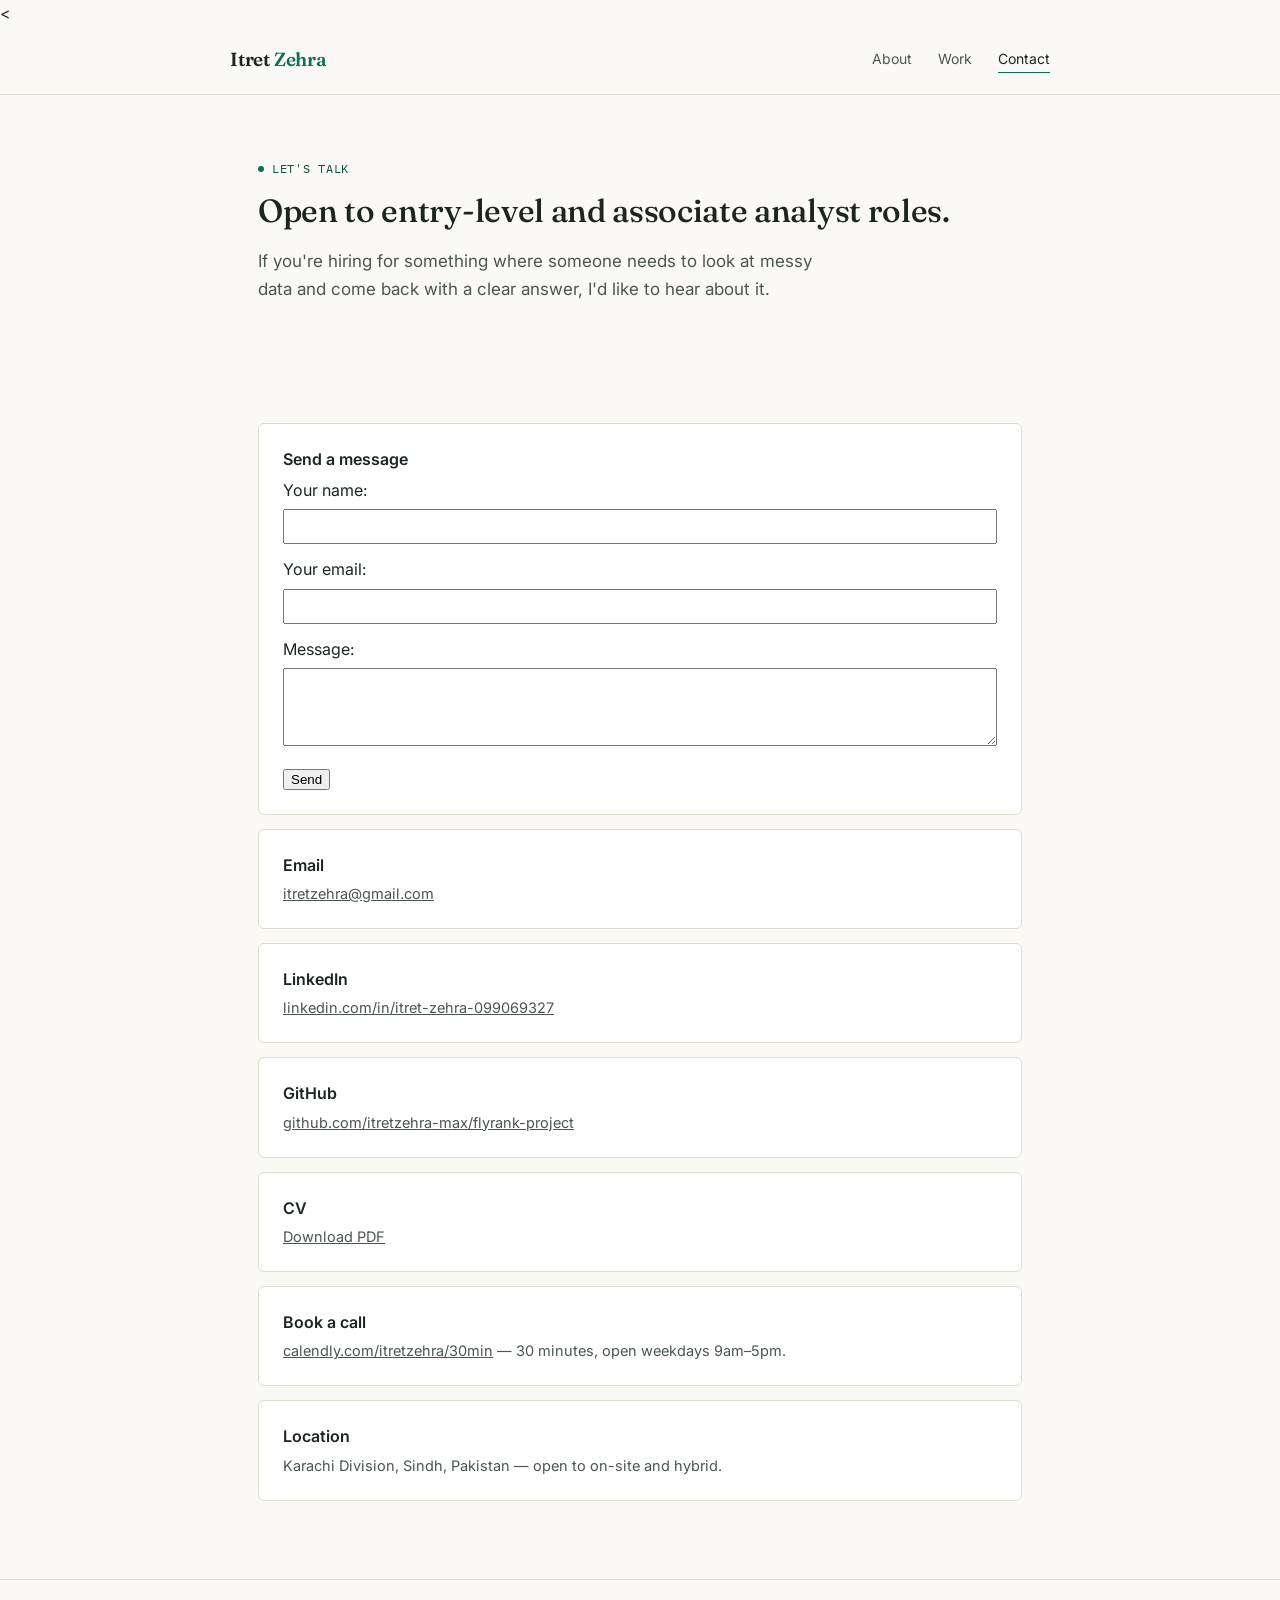
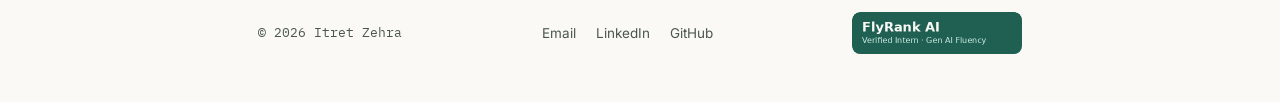
<file: contact.html>
<!DOCTYPE html>
<html lang="en">
<head>
<meta charset="UTF-8">
<meta name="viewport" content="width=device-width, initial-scale=1.0">
<title>Contact — Itret Zehra</title>
<meta name="description" content="Get in touch with Itret Zehra — book a call or send a message.">
<meta property="og:title" content="Contact — Itret Zehra">
<meta property="og:description" content="Get in touch with Itret Zehra — book a call or send a message.">
<meta property="og:type" content="website">
<meta property="og:url" content="https://itretzehra-max.github.io/contact.html">
<meta property="og:image" content="https://itretzehra-max.github.io/assets/og-image.png">
<meta property="og:image:width" content="1200">
<meta property="og:image:height" content="630">
<meta name="twitter:card" content="summary_large_image">
<meta name="twitter:title" content="Contact — Itret Zehra">
<meta name="twitter:description" content="Get in touch with Itret Zehra — book a call or send a message.">
<meta name="twitter:image" content="https://itretzehra-max.github.io/assets/og-image.png">
<link rel="icon" type="image/png" sizes="32x32" href="assets/favicon-32.png">
<link rel="icon" type="image/png" sizes="16x16" href="assets/favicon-16.png">
<link rel="apple-touch-icon" sizes="180x180" href="assets/apple-touch-icon.png">
<link rel="stylesheet" href="style.css">
<<!-- Cloudflare Web Analytics -->
<script type="module" src="https://static.cloudflareinsights.com/beacon.min.js" data-cf-beacon='{"token": "6bbcd8b20c4f4e0a93c7d015f82e0009"}'></script>
<!-- End Cloudflare Web Analytics -->
  </head>
<body>

<header class="site">
  <div class="wrap navrow">
    <a class="brand" href="index.html">Itret <span>Zehra</span></a>
    <nav class="links">
      <a href="index.html">About</a>
      <a href="projects.html">Work</a>
      <a href="contact.html" class="active">Contact</a>
    </nav>
  </div>
</header>

<main class="wrap">

  <section class="hero" style="border-top:none;">
    <div class="eyebrow">Let's talk</div>
    <h1 style="font-size:32px;">Open to entry-level and associate analyst roles.</h1>
    <p class="lede">
      If you're hiring for something where someone needs to look at messy data and come
      back with a clear answer, I'd like to hear about it.
    </p>
  </section>

  <section style="border-top:none;">
        <div class="card">
      <h3>Send a message</h3>
      <form action="https://formspree.io/f/xaewvdya" method="POST">
        <label>
          Your name:
          <input type="text" name="name" required style="width:100%; padding:8px; margin:6px 0 12px; box-sizing:border-box;">
        </label>
        <label>
          Your email:
          <input type="email" name="email" required style="width:100%; padding:8px; margin:6px 0 12px; box-sizing:border-box;">
        </label>
        <label>
          Message:
          <textarea name="message" rows="4" required style="width:100%; padding:8px; margin:6px 0 12px; box-sizing:border-box;"></textarea>
        </label>
        <button type="submit">Send</button>
      </form>
    </div>
    <div class="card">
      <h3>Email</h3>
      <p><a href="mailto:itretzehra@gmail.com">itretzehra@gmail.com</a></p>
    </div>
    <div class="card">
      <h3>LinkedIn</h3>
      <p><a href="https://www.linkedin.com/in/itret-zehra-099069327/" target="_blank" rel="noopener">linkedin.com/in/itret-zehra-099069327</a></p>
    </div>
    <div class="card">
      <h3>GitHub</h3>
      <p><a href="https://github.com/itretzehra-max/flyrank-project" target="_blank" rel="noopener">github.com/itretzehra-max/flyrank-project</a></p>
    </div>
    <div class="card">
      <h3>CV</h3>
      <p><a href="itret-zehra-cv.pdf" target="_blank" rel="noopener">Download PDF</a></p>
    </div>
    <div class="card">
      <h3>Book a call</h3>
      <p><a href="https://calendly.com/itretzehra/30min" target="_blank" rel="noopener">calendly.com/itretzehra/30min</a> — 30 minutes, open weekdays 9am–5pm.</p>
    </div>
    <div class="card">
      <h3>Location</h3>
      <p>Karachi Division, Sindh, Pakistan — open to on-site and hybrid.</p>
    </div>
  </section>

</main>

<footer>
  <div class="wrap">
    <span class="small">© 2026 Itret Zehra</span>
    <div class="flinks">
      <a href="mailto:itretzehra@gmail.com">Email</a>
      <a href="https://www.linkedin.com/in/itret-zehra-099069327" target="_blank" rel="noopener">LinkedIn</a>
      <a href="https://github.com/itretzehra-max/flyrank-project" target="_blank" rel="noopener">GitHub</a>
    </div>
    <a href="https://internship.flyrank.ai/verify?id=FR-D1-B55E4-68339" target="_blank" rel="noopener" class="flyrank-badge">
      <img src="assets/flyrank-badge.png" alt="FlyRank AI Verified Intern - General AI Fluency" width="170" height="42">
    </a>
  </div>
</footer>

</body>
</html>
</file>
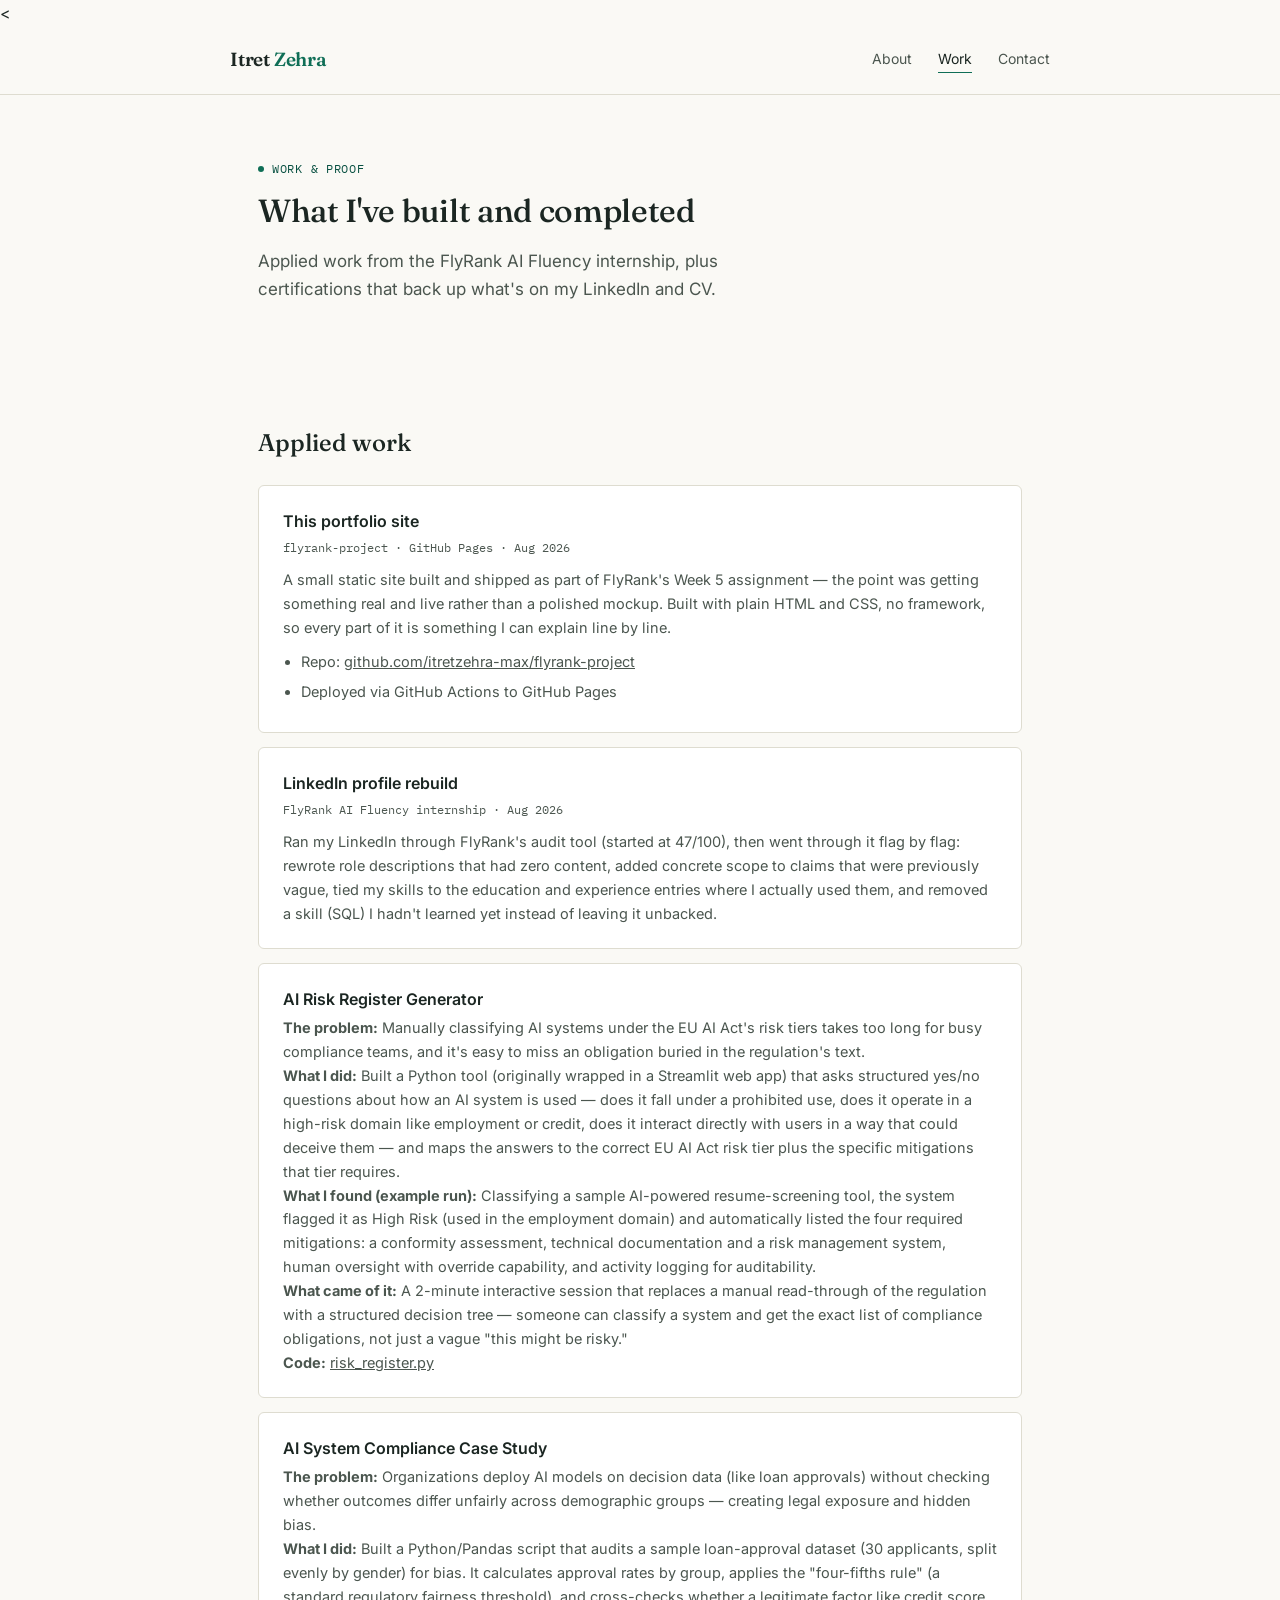
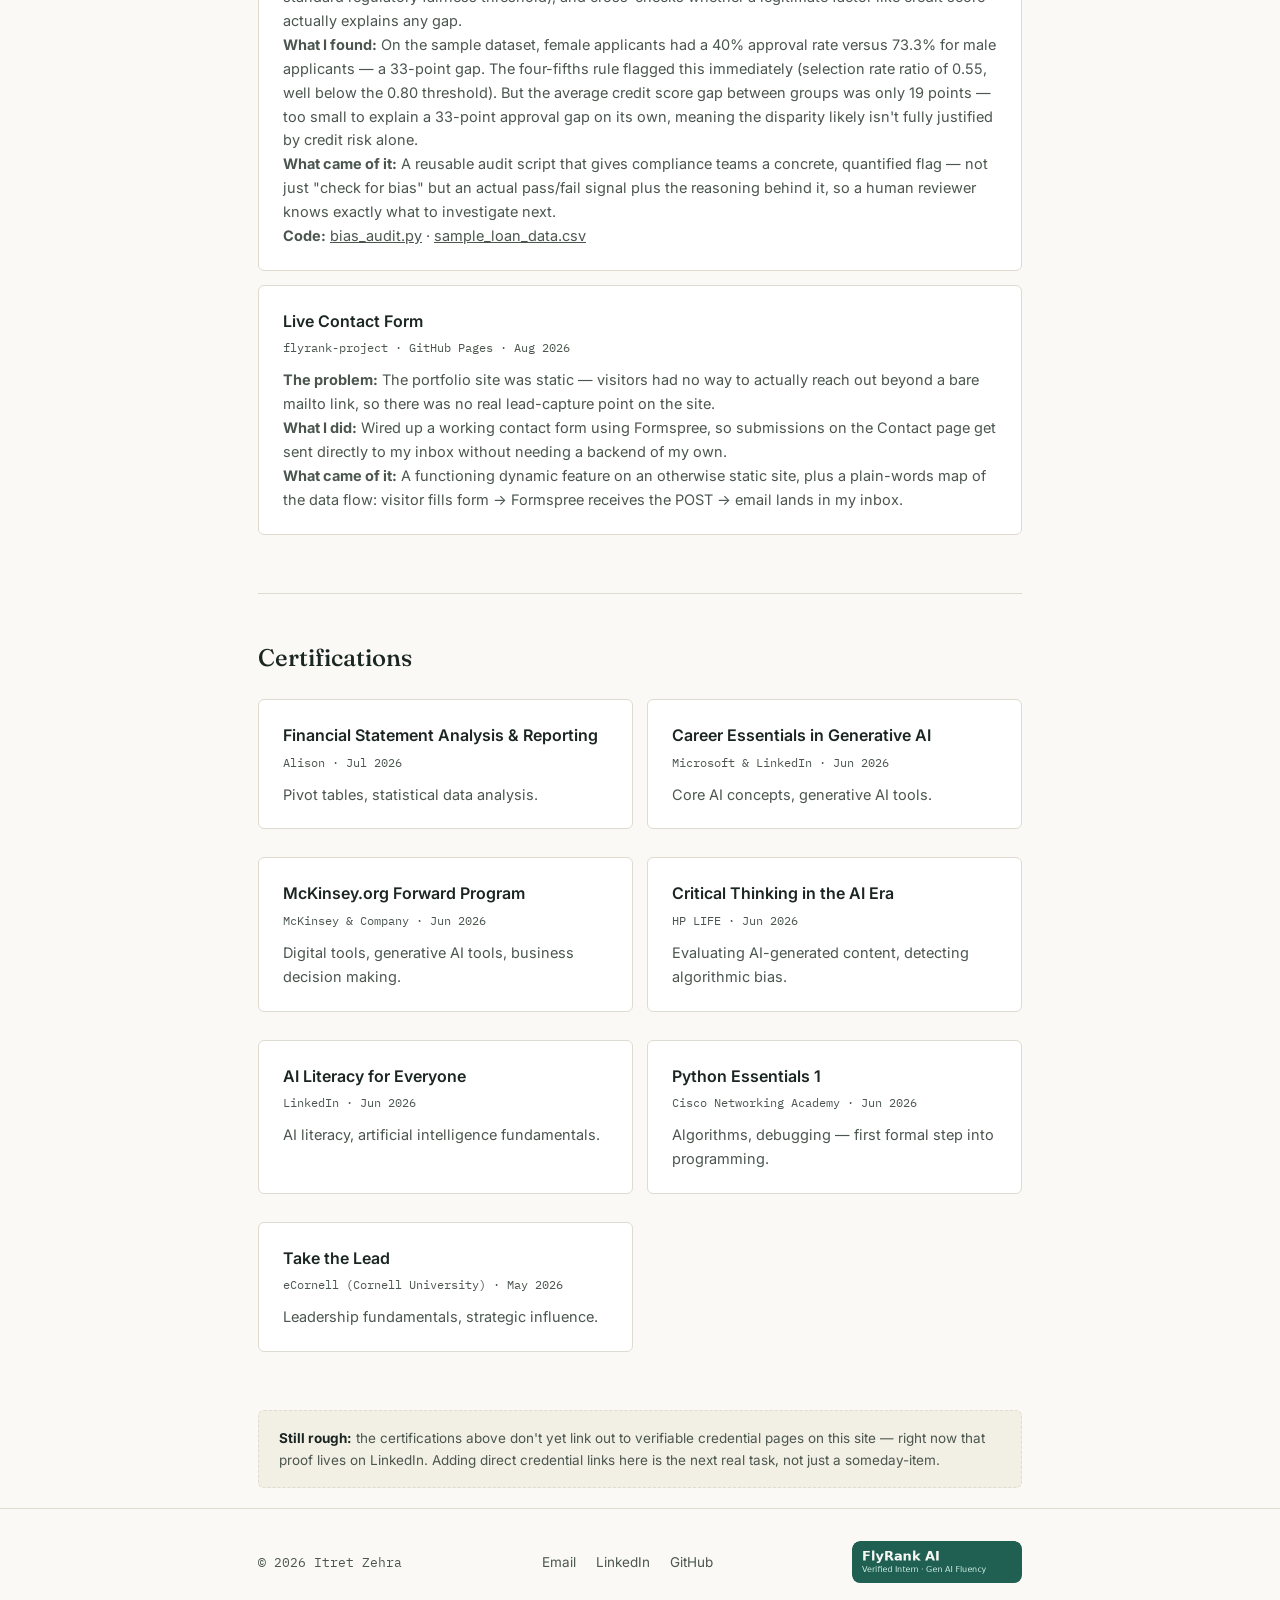
<file: projects.html>
<!DOCTYPE html>
<html lang="en">
<head>
<meta charset="UTF-8">
<meta name="viewport" content="width=device-width, initial-scale=1.0">
<title>Work — Itret Zehra</title>
<meta name="description" content="Case studies from Itret Zehra: a bias-audit run on loan approval data and a compliance risk classification project.">
<meta property="og:title" content="Work — Itret Zehra">
<meta property="og:description" content="Case studies from Itret Zehra: a bias-audit run on loan approval data and a compliance risk classification project.">
<meta property="og:type" content="website">
<meta property="og:url" content="https://itretzehra-max.github.io/projects.html">
<meta property="og:image" content="https://itretzehra-max.github.io/assets/og-image.png">
<meta property="og:image:width" content="1200">
<meta property="og:image:height" content="630">
<meta name="twitter:card" content="summary_large_image">
<meta name="twitter:title" content="Work — Itret Zehra">
<meta name="twitter:description" content="Case studies from Itret Zehra: a bias-audit run on loan approval data and a compliance risk classification project.">
<meta name="twitter:image" content="https://itretzehra-max.github.io/assets/og-image.png">
<link rel="icon" type="image/png" sizes="32x32" href="assets/favicon-32.png">
<link rel="icon" type="image/png" sizes="16x16" href="assets/favicon-16.png">
<link rel="apple-touch-icon" sizes="180x180" href="assets/apple-touch-icon.png">
<link rel="stylesheet" href="style.css">
  <<!-- Cloudflare Web Analytics -->
<script type="module" src="https://static.cloudflareinsights.com/beacon.min.js" data-cf-beacon='{"token": "6bbcd8b20c4f4e0a93c7d015f82e0009"}'></script>
<!-- End Cloudflare Web Analytics -->
    </head>
<body>

<header class="site">
  <div class="wrap navrow">
    <a class="brand" href="index.html">Itret <span>Zehra</span></a>
    <nav class="links">
      <a href="index.html">About</a>
      <a href="projects.html" class="active">Work</a>
      <a href="contact.html">Contact</a>
    </nav>
  </div>
</header>

<main class="wrap">

  <section class="hero" style="border-top:none;">
    <div class="eyebrow">Work &amp; proof</div>
    <h1 style="font-size:32px;">What I've built and completed</h1>
    <p class="lede">
      Applied work from the FlyRank AI Fluency internship, plus certifications
      that back up what's on my LinkedIn and CV.
    </p>
  </section>

  <section style="border-top:none;">
    <h2>Applied work</h2>
    <div class="card">
      <h3>This portfolio site</h3>
      <div class="meta">flyrank-project · GitHub Pages · Aug 2026</div>
      <p>A small static site built and shipped as part of FlyRank's Week 5 assignment —
      the point was getting something real and live rather than a polished mockup.
      Built with plain HTML and CSS, no framework, so every part of it is something I can
      explain line by line.</p>
      <ul>
        <li>Repo: <a href="https://github.com/itretzehra-max/flyrank-project" target="_blank" rel="noopener">github.com/itretzehra-max/flyrank-project</a></li>
        <li>Deployed via GitHub Actions to GitHub Pages</li>
      </ul>
    </div>
    <div class="card">
      <h3>LinkedIn profile rebuild</h3>
      <div class="meta">FlyRank AI Fluency internship · Aug 2026</div>
      <p>Ran my LinkedIn through FlyRank's audit tool (started at 47/100), then went
      through it flag by flag: rewrote role descriptions that had zero content, added
      concrete scope to claims that were previously vague, tied my skills to the
      education and experience entries where I actually used them, and removed a skill
      (SQL) I hadn't learned yet instead of leaving it unbacked.</p>
    </div>
          <div class="card">
        <h3>AI Risk Register Generator</h3>
       <p><strong>The problem:</strong> Manually classifying AI systems under the EU AI Act's risk tiers takes too long for busy compliance teams, and it's easy to miss an obligation buried in the regulation's text.</p>
<p><strong>What I did:</strong> Built a Python tool (originally wrapped in a Streamlit web app) that asks structured yes/no questions about how an AI system is used — does it fall under a prohibited use, does it operate in a high-risk domain like employment or credit, does it interact directly with users in a way that could deceive them — and maps the answers to the correct EU AI Act risk tier plus the specific mitigations that tier requires.</p>
<p><strong>What I found (example run):</strong> Classifying a sample AI-powered resume-screening tool, the system flagged it as High Risk (used in the employment domain) and automatically listed the four required mitigations: a conformity assessment, technical documentation and a risk management system, human oversight with override capability, and activity logging for auditability.</p>
<p><strong>What came of it:</strong> A 2-minute interactive session that replaces a manual read-through of the regulation with a structured decision tree — someone can classify a system and get the exact list of compliance obligations, not just a vague "this might be risky."</p>
            <p><strong>Code:</strong> <a href="https://github.com/itretzehra-max/flyrank-project/blob/main/projects/risk_register.py" target="_blank">risk_register.py</a></p>
      </div>
      <div class="card">
        <h3>AI System Compliance Case Study</h3>
        <p><strong>The problem:</strong> Organizations deploy AI models on decision data (like loan approvals) without checking whether outcomes differ unfairly across demographic groups — creating legal exposure and hidden bias.</p>
<p><strong>What I did:</strong> Built a Python/Pandas script that audits a sample loan-approval dataset (30 applicants, split evenly by gender) for bias. It calculates approval rates by group, applies the "four-fifths rule" (a standard regulatory fairness threshold), and cross-checks whether a legitimate factor like credit score actually explains any gap.</p>
<p><strong>What I found:</strong> On the sample dataset, female applicants had a 40% approval rate versus 73.3% for male applicants — a 33-point gap. The four-fifths rule flagged this immediately (selection rate ratio of 0.55, well below the 0.80 threshold). But the average credit score gap between groups was only 19 points — too small to explain a 33-point approval gap on its own, meaning the disparity likely isn't fully justified by credit risk alone.</p>
<p><strong>What came of it:</strong> A reusable audit script that gives compliance teams a concrete, quantified flag — not just "check for bias" but an actual pass/fail signal plus the reasoning behind it, so a human reviewer knows exactly what to investigate next.</p>
        <p><strong>Code:</strong> <a href="https://github.com/itretzehra-max/flyrank-project/blob/main/projects/bias_audit.py" target="_blank">bias_audit.py</a> · <a href="https://github.com/itretzehra-max/flyrank-project/blob/main/projects/sample_loan_data.csv" target="_blank">sample_loan_data.csv</a></p>
      </div>
          <div class="card">
        <h3>Live Contact Form</h3>
        <div class="meta">flyrank-project · GitHub Pages · Aug 2026</div>
        <p><strong>The problem:</strong> The portfolio site was static — visitors had no way to
        actually reach out beyond a bare mailto link, so there was no real lead-capture point
        on the site.</p>
        <p><strong>What I did:</strong> Wired up a working contact form using Formspree, so
        submissions on the Contact page get sent directly to my inbox without needing a backend
        of my own.</p>
        <p><strong>What came of it:</strong> A functioning dynamic feature on an otherwise
        static site, plus a plain-words map of the data flow: visitor fills form → Formspree
        receives the POST → email lands in my inbox.</p>
      </div>
  </section>
  <section>
    <h2>Certifications</h2>
    <div class="certgrid">
      <div class="card">
        <h3>Financial Statement Analysis &amp; Reporting</h3>
        <div class="meta">Alison · Jul 2026</div>
        <p>Pivot tables, statistical data analysis.</p>
      </div>
      <div class="card">
        <h3>Career Essentials in Generative AI</h3>
        <div class="meta">Microsoft &amp; LinkedIn · Jun 2026</div>
        <p>Core AI concepts, generative AI tools.</p>
      </div>
      <div class="card">
        <h3>McKinsey.org Forward Program</h3>
        <div class="meta">McKinsey &amp; Company · Jun 2026</div>
        <p>Digital tools, generative AI tools, business decision making.</p>
      </div>
      <div class="card">
        <h3>Critical Thinking in the AI Era</h3>
        <div class="meta">HP LIFE · Jun 2026</div>
        <p>Evaluating AI-generated content, detecting algorithmic bias.</p>
      </div>
      <div class="card">
        <h3>AI Literacy for Everyone</h3>
        <div class="meta">LinkedIn · Jun 2026</div>
        <p>AI literacy, artificial intelligence fundamentals.</p>
      </div>
      <div class="card">
        <h3>Python Essentials 1</h3>
        <div class="meta">Cisco Networking Academy · Jun 2026</div>
        <p>Algorithms, debugging — first formal step into programming.</p>
      </div>
      <div class="card">
        <h3>Take the Lead</h3>
        <div class="meta">eCornell (Cornell University) · May 2026</div>
        <p>Leadership fundamentals, strategic influence.</p>
      </div>
    </div>
  </section>

  <div class="honest">
    <strong>Still rough:</strong> the certifications above don't yet link out to
    verifiable credential pages on this site — right now that proof lives on LinkedIn.
    Adding direct credential links here is the next real task, not just a someday-item.
  </div>

</main>

<footer>
  <div class="wrap">
    <span class="small">© 2026 Itret Zehra</span>
    <div class="flinks">
      <a href="mailto:itretzehra@gmail.com">Email</a>
      <a href="https://www.linkedin.com/in/itret-zehra-099069327" target="_blank" rel="noopener">LinkedIn</a>
      <a href="https://github.com/itretzehra-max/flyrank-project" target="_blank" rel="noopener">GitHub</a>
    </div>
    <a href="https://internship.flyrank.ai/verify?id=FR-D1-B55E4-68339" target="_blank" rel="noopener" class="flyrank-badge">
      <img src="assets/flyrank-badge.png" alt="FlyRank AI Verified Intern - General AI Fluency" width="170" height="42">
    </a>
  </div>
</footer>

</body>
</html>
</file>
<file: style.css>
@import url('https://fonts.googleapis.com/css2?family=Fraunces:opsz,wght@9..144,400;9..144,500;9..144,600&family=Inter:wght@400;500;600&family=IBM+Plex+Mono:wght@400;500&display=swap');

:root{
  --bg:#FAF9F5;
  --ink:#1B2622;
  --ink-soft:#4B564F;
  --line:#DEDCD0;
  --teal:#0F6E56;
  --teal-deep:#085041;
  --paper:#FFFFFF;
}

*{box-sizing:border-box;}
html{scroll-behavior:smooth;}
body{
  margin:0;
  background:var(--bg);
  color:var(--ink);
  font-family:'Inter',sans-serif;
  font-size:16px;
  line-height:1.65;
}

::selection{background:var(--teal);color:#fff;}

a{color:inherit;}

.wrap{
  max-width:820px;
  margin:0 auto;
  padding:0 28px;
}

/* Nav */
header.site{
  border-bottom:1px solid var(--line);
  position:sticky;
  top:0;
  background:rgba(250,249,245,0.92);
  backdrop-filter:blur(6px);
  z-index:10;
}
.navrow{
  display:flex;
  align-items:center;
  justify-content:space-between;
  padding:18px 0;
}
.brand{
  font-family:'Fraunces',serif;
  font-weight:600;
  font-size:19px;
  letter-spacing:-0.01em;
  text-decoration:none;
}
.brand span{color:var(--teal);}
nav.links{display:flex;gap:26px;}
nav.links a{
  text-decoration:none;
  font-size:14px;
  color:var(--ink-soft);
  border-bottom:1px solid transparent;
  padding-bottom:2px;
  transition:border-color .15s ease, color .15s ease;
}
nav.links a:hover, nav.links a.active{
  color:var(--ink);
  border-bottom-color:var(--teal);
}

/* Eyebrow / labels */
.eyebrow{
  font-family:'IBM Plex Mono',monospace;
  font-size:12px;
  letter-spacing:0.06em;
  text-transform:uppercase;
  color:var(--teal-deep);
  display:flex;
  align-items:center;
  gap:8px;
}
.eyebrow::before{
  content:'';
  width:6px;height:6px;border-radius:50%;
  background:var(--teal);
  display:inline-block;
}

/* Hero */
.hero{padding:64px 0 48px;}
.hero h1{
  font-family:'Fraunces',serif;
  font-weight:500;
  font-size:42px;
  line-height:1.15;
  margin:14px 0 18px;
  letter-spacing:-0.01em;
}
.hero p.lede{
  font-size:17px;
  color:var(--ink-soft);
  max-width:560px;
  margin:0 0 28px;
}
.hero .actions{display:flex;gap:14px;flex-wrap:wrap;}
.btn{
  display:inline-flex;
  align-items:center;
  gap:8px;
  padding:10px 18px;
  border-radius:4px;
  font-size:14px;
  text-decoration:none;
  border:1px solid var(--ink);
}
.btn.primary{background:var(--ink);color:var(--paper);}
.btn.ghost{border-color:var(--line);color:var(--ink-soft);}
.btn:hover{opacity:0.85;}

/* Trail: the signature element - a horizontal data-trail timeline */
.trail{
  position:relative;
  padding:34px 0 8px;
  margin:36px 0 8px;
}
.trail-line{
  position:absolute;
  top:47px;
  left:0;right:0;
  height:1px;
  background:var(--line);
}
.trail-points{
  display:flex;
  justify-content:space-between;
  position:relative;
}
.trail-point{
  display:flex;
  flex-direction:column;
  align-items:flex-start;
  width:31%;
}
.trail-dot{
  width:9px;height:9px;border-radius:50%;
  background:var(--paper);
  border:2px solid var(--teal);
  margin-bottom:14px;
  z-index:1;
}
.trail-point.current .trail-dot{background:var(--teal);}
.trail-year{
  font-family:'IBM Plex Mono',monospace;
  font-size:11px;
  color:var(--ink-soft);
  margin-bottom:4px;
}
.trail-role{font-weight:600;font-size:14px;margin-bottom:2px;}
.trail-org{font-size:13px;color:var(--ink-soft);}

/* Sections */
section{padding:44px 0;border-top:1px solid var(--line);}
section h2{
  font-family:'Fraunces',serif;
  font-weight:500;
  font-size:24px;
  margin:0 0 22px;
}

/* Cards */
.card{
  background:var(--paper);
  border:1px solid var(--line);
  border-radius:6px;
  padding:22px 24px;
  margin-bottom:14px;
}
.card h3{
  font-size:16px;
  margin:0 0 4px;
  font-weight:600;
}
.card .meta{
  font-family:'IBM Plex Mono',monospace;
  font-size:12px;
  color:var(--ink-soft);
  margin-bottom:10px;
}
.card p{margin:0;color:var(--ink-soft);font-size:14.5px;}
.card ul{margin:10px 0 0;padding-left:18px;color:var(--ink-soft);font-size:14.5px;}
.card ul li{margin-bottom:6px;}

/* Skills grid */
.skills{
  display:flex;
  flex-wrap:wrap;
  gap:10px;
}
.skill{
  font-family:'IBM Plex Mono',monospace;
  font-size:12.5px;
  padding:7px 12px;
  border:1px solid var(--line);
  border-radius:4px;
  background:var(--paper);
  color:var(--ink-soft);
}

/* Cert grid */
.certgrid{
  display:grid;
  grid-template-columns:1fr 1fr;
  gap:14px;
}
@media (max-width:620px){.certgrid{grid-template-columns:1fr;}}

/* Footer */
footer{
  border-top:1px solid var(--line);
  padding:32px 0 48px;
  margin-top:20px;
}
footer .wrap{
  display:flex;
  justify-content:space-between;
  align-items:center;
  flex-wrap:wrap;
  gap:14px;
}
footer .flinks{display:flex;gap:20px;}
footer a{font-size:13.5px;color:var(--ink-soft);text-decoration:none;}
footer a:hover{color:var(--teal-deep);}
.flyrank-badge{display:inline-block;line-height:0;opacity:.9;transition:opacity .15s ease;}
.flyrank-badge:hover{opacity:1;}
.flyrank-badge img{display:block;border-radius:8px;}
.small{font-size:12.5px;color:var(--ink-soft);font-family:'IBM Plex Mono',monospace;}

/* Still-ugly note (assignment requirement, kept visible + honest) */
.honest{
  background:#F2EFE4;
  border:1px dashed var(--line);
  border-radius:6px;
  padding:16px 20px;
  font-size:13.5px;
  color:var(--ink-soft);
}
.honest strong{color:var(--ink);}

@media (max-width:640px){
  .hero h1{font-size:32px;}
  .trail-points{flex-direction:column;gap:20px;}
  .trail-point{width:100%;}
  .trail-line{display:none;}
  /* --- Week 3: interactivity & visual rhythm --- */

/* Cards lift subtly on hover — signals "this is worth reading" */
.card{
  transition: transform .18s ease, box-shadow .18s ease, border-color .18s ease;
}
.card:hover{
  transform: translateY(-3px);
  box-shadow: 0 8px 24px rgba(15,110,86,0.08);
  border-color: var(--teal);
}

/* Skill tags get a small hover state too, ties accent color through the page */
.skill{
  transition: background .15s ease, color .15s ease, border-color .15s ease;
}
.skill:hover{
  background: var(--teal);
  color:#fff;
  border-color: var(--teal);
}

/* Trail dots grow slightly on hover — small, tasteful motion on your signature element */
.trail-dot{
  transition: transform .15s ease;
}
.trail-point:hover .trail-dot{
  transform: scale(1.3);
}

/* Gentle fade-and-rise on page load so content doesn't just "appear" */
section, .hero{
  animation: rise .5s ease both;
}
.hero{animation-delay:0s;}
section:nth-of-type(1){animation-delay:.05s;}
section:nth-of-type(2){animation-delay:.1s;}
section:nth-of-type(3){animation-delay:.15s;}
section:nth-of-type(4){animation-delay:.2s;}

@keyframes rise{
  from{opacity:0; transform:translateY(10px);}
  to{opacity:1; transform:translateY(0);}
}

/* Respect users who prefer no motion */
@media (prefers-reduced-motion: reduce){
  .card, .skill, .trail-dot, section, .hero{
    animation:none;
    transition:none;
  }
}
}
</file>
